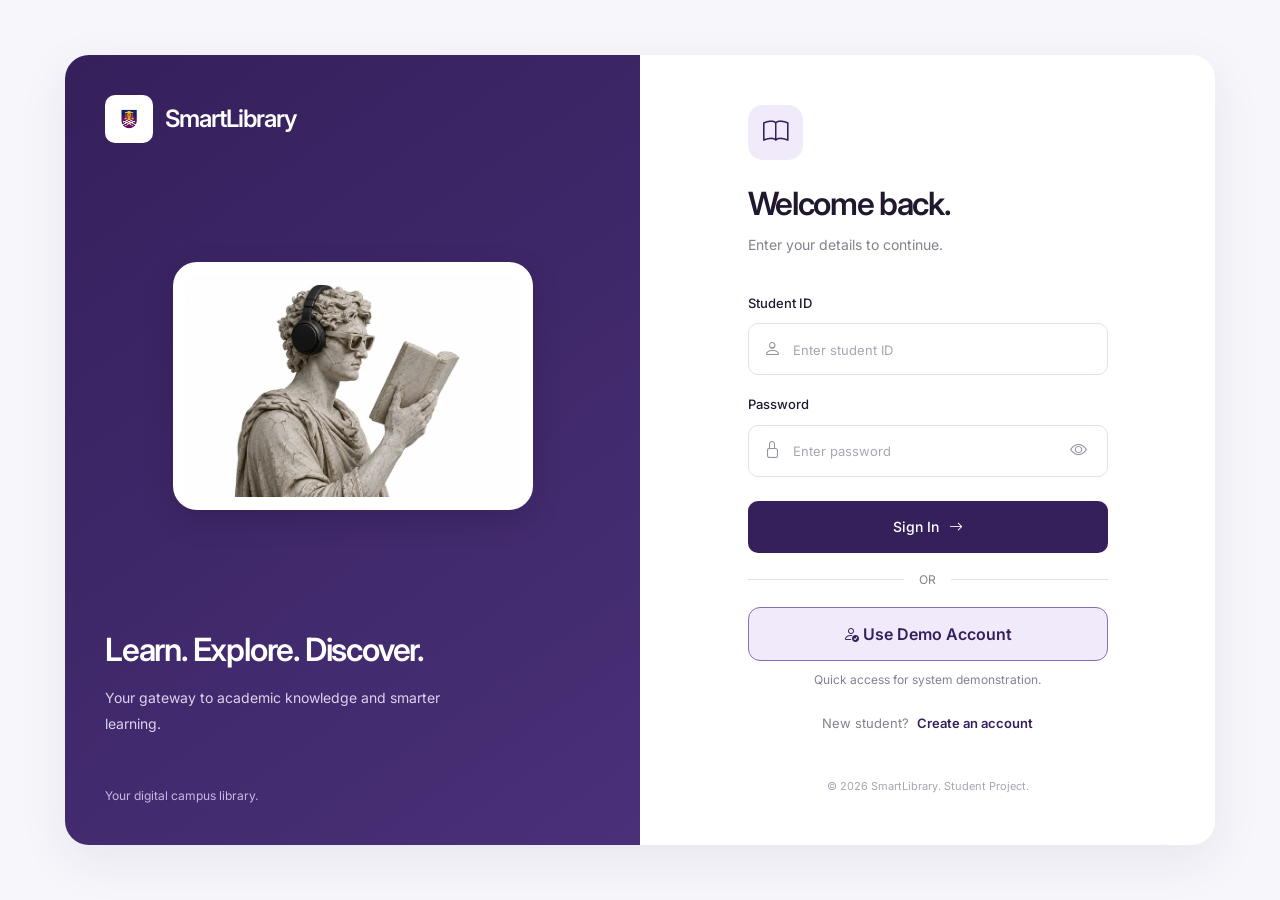
<file: index.html>
<!DOCTYPE html>
<html lang="en">

<head>

    <meta charset="UTF-8">

    <meta name="viewport"
          content="width=device-width, initial-scale=1.0">

    <title>Sign In | SmartLibrary</title>

    <!-- Bootstrap CSS -->
    <link href="https://cdn.jsdelivr.net/npm/bootstrap@5.3.3/dist/css/bootstrap.min.css"
          rel="stylesheet">

    <!-- Bootstrap Icons -->
    <link href="https://cdn.jsdelivr.net/npm/bootstrap-icons@1.11.3/font/bootstrap-icons.css"
          rel="stylesheet">

    <!-- Google Font: Inter -->
    <link href="https://fonts.googleapis.com/css2?family=Inter:wght@400;500;600;700&display=swap"
          rel="stylesheet">

    <!-- Custom CSS -->
    <link rel="stylesheet" href="css/style.css">

</head>

<body class="login-page">

    <main class="login-container">

        <!-- LEFT PANEL -->

        <section class="login-left">

            <!-- Website Branding -->

            <div class="login-brand">

                <img src="images/assets/uitm-logo.jpg"
                     alt="UiTM Logo"
                     class="university-logo">

                <span>SmartLibrary</span>

            </div>

            <!-- Student Illustration -->

            <div class="illustration-container">

                <img src="images/assets/student-illustration.jpg"
                     alt="Student reading a book"
                     class="student-illustration">

            </div>

            <!-- Welcome Message -->

            <div class="welcome-content">

                <h1>Learn. Explore. Discover.</h1>

                <p>
                    Your gateway to academic knowledge
                    and smarter learning.
                </p>

            </div>

            <div class="left-footer">

                Your digital campus library.

            </div>

        </section>


        <!-- RIGHT PANEL -->

        <section class="login-right">

            <div class="login-form-container">

                <!-- Library Icon -->

                <div class="login-icon">

                    <i class="bi bi-book"></i>

                </div>

                <!-- Login Heading -->

                <h2>Welcome back.</h2>

                <p class="login-description">
                    Enter your details to continue.
                </p>

                <!-- Error Message -->

                <div class="alert alert-danger d-none"
                     id="loginError"
                     role="alert">
                </div>


                <!-- LOGIN FORM -->

                <form id="loginForm">

                    <!-- Student ID -->

                    <div class="mb-3">

                        <label for="studentId"
                               class="form-label">

                            Student ID

                        </label>

                        <div class="custom-input">

                            <i class="bi bi-person"></i>

                            <input type="text"
                                   id="studentId"
                                   name="studentId"
                                   placeholder="Enter student ID"
                                   autocomplete="username"
                                   required>

                        </div>

                    </div>


                    <!-- Password -->

                    <div class="mb-4">

                        <label for="password"
                               class="form-label">

                            Password

                        </label>

                        <div class="custom-input">

                            <i class="bi bi-lock"></i>

                            <input type="password"
                                   id="password"
                                   name="password"
                                   placeholder="Enter password"
                                   autocomplete="current-password"
                                   required>

                            <button type="button"
                                    id="togglePassword"
                                    class="password-toggle"
                                    aria-label="Show or hide password">

                                <i class="bi bi-eye"></i>

                            </button>

                        </div>

                    </div>


                    <!-- Sign In Button -->

                    <button type="submit"
                            class="login-button">

                        Sign In

                        <i class="bi bi-arrow-right"></i>

                    </button>

                </form>

                <!-- DEMO ACCOUNT -->

<div class="demo-divider">
    <span>OR</span>
</div>

<button type="button" id="demoLoginBtn" class="demo-login-button">
    <i class="bi bi-person-check"></i>
    Use Demo Account
</button>

<p class="demo-description">
    Quick access for system demonstration.
</p>


                <!-- Registration Link -->

                <div class="register-link">

                    New student?

                    <a href="register.html">
                        Create an account
                    </a>

                </div>


                <!-- Footer -->

                <div class="login-footer">

                    &copy; 2026 SmartLibrary.
                    Student Project.

                </div>

            </div>

        </section>

    </main>


    <!-- Bootstrap JavaScript -->

    <script src="https://cdn.jsdelivr.net/npm/bootstrap@5.3.3/dist/js/bootstrap.bundle.min.js"></script>


    <!-- Custom JavaScript -->

    <script src="js/demo-data.js"></script>
<script src="js/script.js"></script>
</body>

</html>
</file>
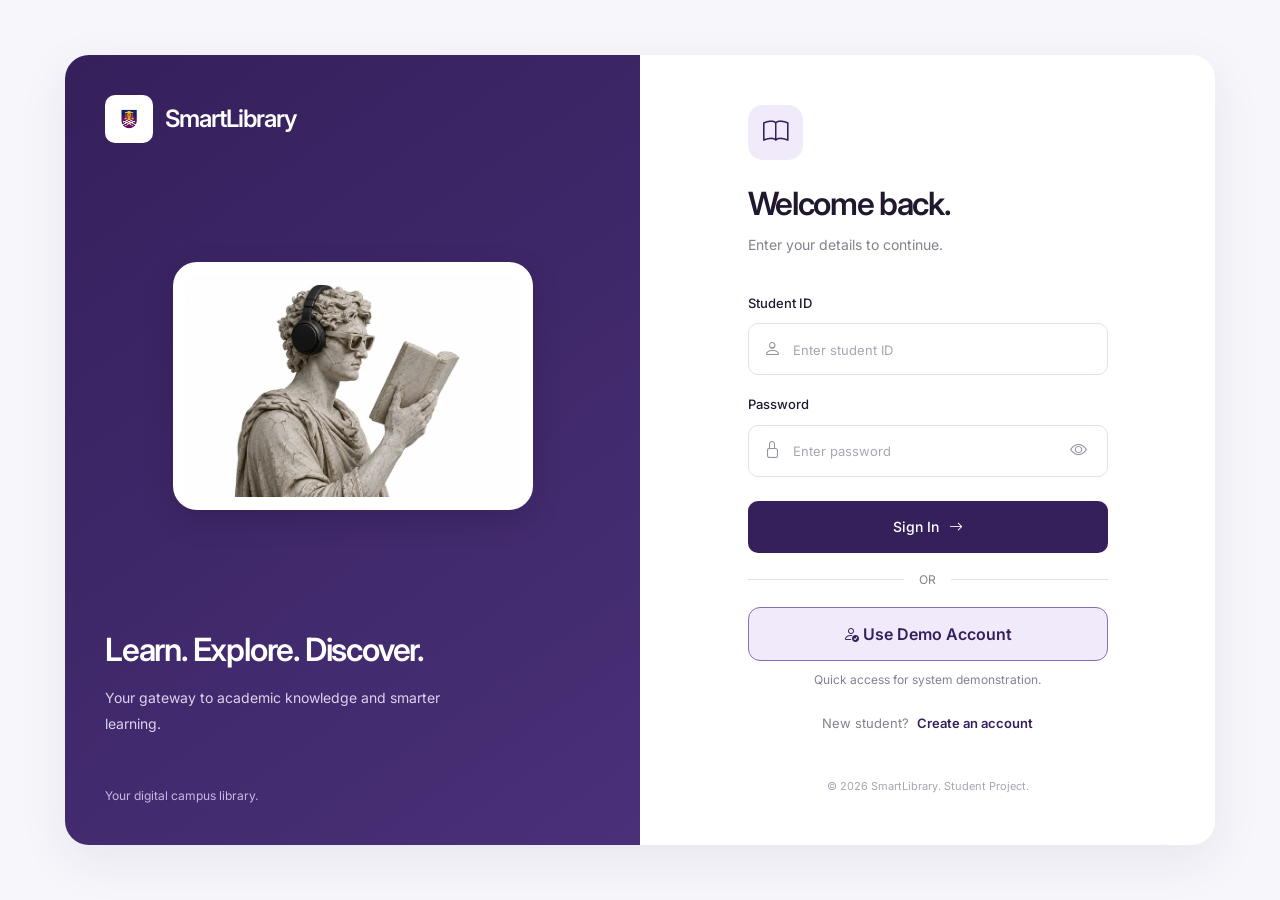
<file: books.html>
<!DOCTYPE html>
<html lang="en">

<head>
    <meta charset="UTF-8">
    <meta name="viewport" content="width=device-width, initial-scale=1.0">
    <title>Book Management | SmartLibrary</title>

    <link href="https://cdn.jsdelivr.net/npm/bootstrap@5.3.3/dist/css/bootstrap.min.css" rel="stylesheet">
    <link href="https://cdn.jsdelivr.net/npm/bootstrap-icons@1.11.3/font/bootstrap-icons.css" rel="stylesheet">
    <link href="https://fonts.googleapis.com/css2?family=Inter:wght@400;500;600;700&display=swap" rel="stylesheet">
    <link rel="stylesheet" href="css/style.css">
</head>

<body class="dashboard-page">

    <!-- SIDEBAR -->
    <aside class="sidebar">

        <div class="sidebar-brand">
            <img src="images/assets/uitm-logo.jpg" alt="UiTM Logo">
            <span>SmartLibrary</span>
        </div>

        <small class="menu-label">MAIN MENU</small>

        <nav class="sidebar-menu">

            <a href="dashboard.html">
                <i class="bi bi-grid"></i> Dashboard
            </a>

            <a href="books.html" class="active">
                <i class="bi bi-book"></i> Book Management
            </a>

            <a href="borrowing.html">
                <i class="bi bi-arrow-left-right"></i> Borrow & Return
            </a>

            <a href="history.html">
                <i class="bi bi-clock-history"></i> Transaction History
            </a>

            <a href="payment.html">
                <i class="bi bi-wallet2"></i> Fine & Payment
            </a>

            <a href="profile.html">
                <i class="bi bi-person"></i> My Profile
            </a>

        </nav>

        <button id="logoutBtn" class="logout-button">
            <i class="bi bi-box-arrow-left"></i> Logout
        </button>

    </aside>


    <!-- MAIN CONTENT -->
    <main class="main-content">

        <header class="d-flex justify-content-between align-items-center mb-4">

            <div>
                <h3 class="fw-semibold mb-1">Book Management</h3>
                <p class="text-muted small mb-0">
                    Explore and manage library books.
                </p>
            </div>

            <div class="d-flex align-items-center gap-2">
                <i class="bi bi-person-circle fs-3"></i>
                <span id="headerName">Student</span>
            </div>

        </header>


        <!-- CATALOGUE HEADER -->
        <section class="card content-card mb-4">

            <div class="d-flex justify-content-between align-items-center mb-3">

                <h5 class="fw-semibold mb-0">Book Catalogue</h5>

                <button class="btn btn-primary"
                    id="addBookBtn"
                    data-bs-toggle="modal"
                    data-bs-target="#bookModal">

                    <i class="bi bi-plus-lg"></i> Add Book

                </button>

            </div>


            <!-- SEARCH AND FILTER -->
            <div class="row g-3">

                <div class="col-md-8">

                    <div class="input-group">

                        <span class="input-group-text bg-white">
                            <i class="bi bi-search"></i>
                        </span>

                        <input type="search"
                            id="searchBook"
                            class="form-control"
                            aria-label="Search books"
                            placeholder="Search by title, author or ISBN...">

                    </div>

                </div>

                <div class="col-md-4">

                    <select id="categoryFilter" class="form-select" aria-label="Filter by category">

                        <option value="">All Categories</option>
                        <option value="Information Systems">Information Systems</option>
                        <option value="Database">Database</option>
                        <option value="Project Management">Project Management</option>
                        <option value="Research">Research</option>
                        <option value="Information Science">Information Science</option>
                        <option value="Data Analytics">Data Analytics</option>
                        <option value="Others">Others</option>

                    </select>

                </div>

            </div>

        </section>


        <!-- BOOK CARDS -->
        <div class="row g-4" id="bookList">

            <div class="col-12 text-center text-muted py-5">

                <i class="bi bi-book fs-1"></i>
                <p class="mt-3">No books available yet.</p>

            </div>

        </div>

        <footer class="text-center text-muted small mt-4">
            &copy; 2026 SmartLibrary. Student Project.
        </footer>

    </main>


    <!-- ADD / EDIT BOOK MODAL -->
    <div class="modal fade" id="bookModal" tabindex="-1" aria-labelledby="modalTitle" aria-hidden="true">

        <div class="modal-dialog modal-lg modal-dialog-centered modal-dialog-scrollable">

            <div class="modal-content">

                <div class="modal-header">

                    <h5 class="modal-title" id="modalTitle">
                        Add New Book
                    </h5>

                    <button type="button"
                        class="btn-close"
                        data-bs-dismiss="modal"
                        aria-label="Close">
                    </button>

                </div>

                <form id="bookForm">

                    <div class="modal-body">

                        <input type="hidden" id="bookId">

                        <div class="row g-3">

                            <div class="col-md-6">
                                <label for="bookTitle" class="form-label">Book Title</label>
                                <input type="text" id="bookTitle"
                                    class="form-control" required>
                            </div>

                            <div class="col-md-6">
                                <label for="bookAuthor" class="form-label">Author</label>
                                <input type="text" id="bookAuthor"
                                    class="form-control" required>
                            </div>

                            <div class="col-md-6">
                                <label for="bookISBN" class="form-label">ISBN</label>
                                <input type="text" id="bookISBN"
                                    class="form-control" required>
                            </div>

                            <div class="col-md-6">

                                <label for="bookCategory" class="form-label">Category</label>

                                <select id="bookCategory"
                                    class="form-select" required>

                                    <option value="">Select Category</option>
                                    <option value="Information Systems">Information Systems</option>
                                    <option value="Database">Database</option>
                                    <option value="Project Management">Project Management</option>
                                    <option value="Research">Research</option>
                                    <option value="Information Science">Information Science</option>
                                    <option value="Data Analytics">Data Analytics</option>
                                    <option value="Others">Others</option>

                                </select>

                            </div>

                            <div class="col-md-6">
                                <label for="bookLocation" class="form-label">Shelf Location</label>
                                <input type="text" id="bookLocation"
                                    class="form-control"
                                    placeholder="Example: A-01" required>
                            </div>

                            <div class="col-md-6">
                                <label for="bookQuantity" class="form-label">Quantity</label>
                                <input type="number" id="bookQuantity"
                                    class="form-control"
                                    min="1" value="1" required>
                            </div>

                            <div class="col-12">

                                <label for="bookCover" class="form-label">Book Cover</label>

                                <input type="file"
                                    id="bookCover"
                                    class="form-control"
                                    accept="image/png,image/jpeg,image/webp">

                                <div class="form-text">
                                    Upload a JPG, PNG or WEBP image.
                                </div>

                            </div>

                            <div class="col-12 text-center">

                                <img id="coverPreview"
                                    class="rounded d-none"
                                    alt="Book cover preview"
                                    width="120">

                            </div>

                        </div>

                    </div>

                    <div class="modal-footer">

                        <button type="button"
                            class="btn btn-light"
                            data-bs-dismiss="modal">
                            Cancel
                        </button>

                        <button type="submit" class="btn btn-primary">
                            <i class="bi bi-check-lg"></i> Save Book
                        </button>

                    </div>

                </form>

            </div>

        </div>

    </div>


    <script src="https://cdn.jsdelivr.net/npm/bootstrap@5.3.3/dist/js/bootstrap.bundle.min.js"></script>
    <script src="js/demo-data.js"></script>
<script src="js/script.js"></script>

</body>
</html>
</file>
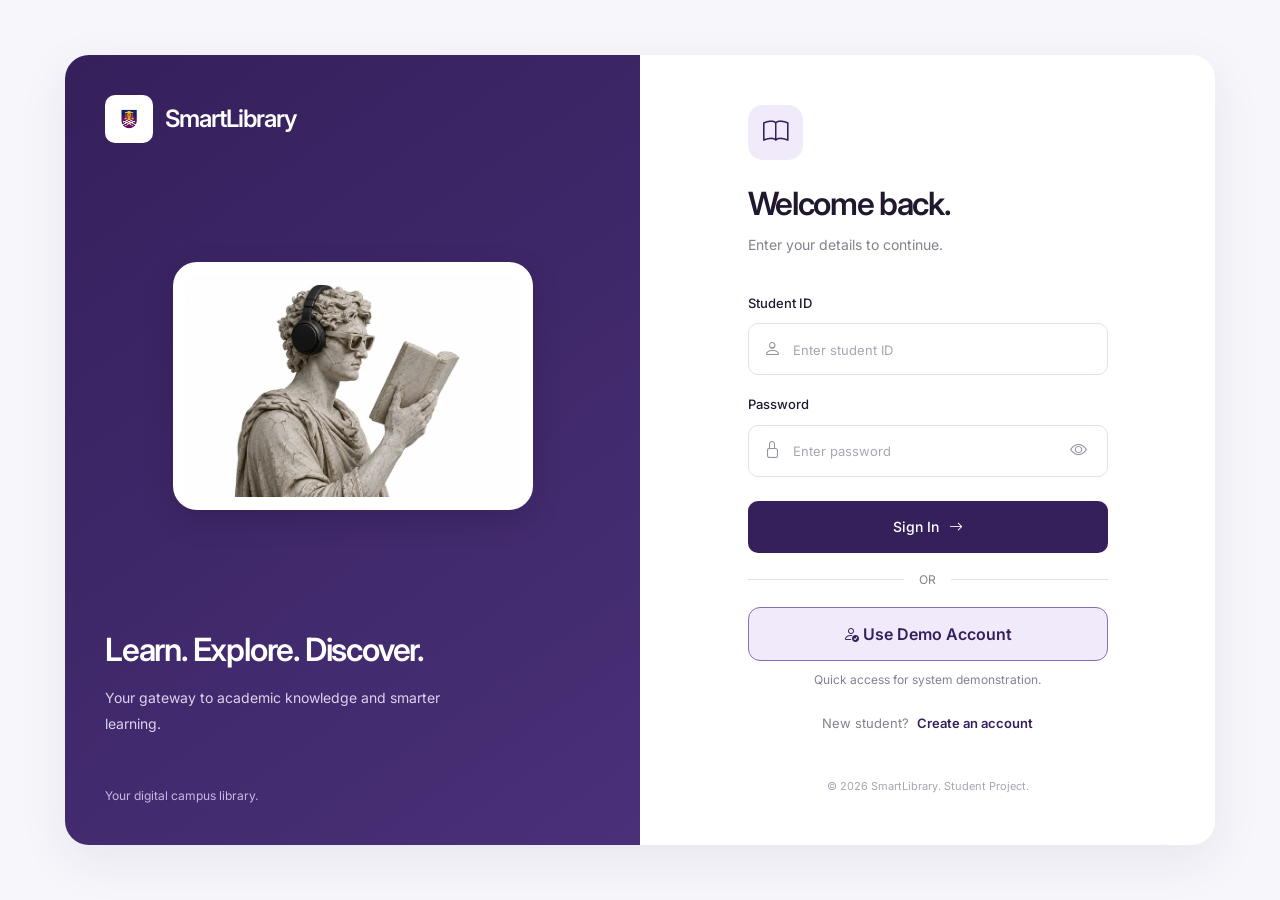
<file: borrowing.html>
<!DOCTYPE html>
<html lang="en">

<head>
    <meta charset="UTF-8">
    <meta name="viewport" content="width=device-width, initial-scale=1.0">
    <title>Borrow & Return | SmartLibrary</title>

    <link href="https://cdn.jsdelivr.net/npm/bootstrap@5.3.3/dist/css/bootstrap.min.css" rel="stylesheet">
    <link href="https://cdn.jsdelivr.net/npm/bootstrap-icons@1.11.3/font/bootstrap-icons.css" rel="stylesheet">
    <link href="https://fonts.googleapis.com/css2?family=Inter:wght@400;500;600;700&display=swap" rel="stylesheet">
    <link rel="stylesheet" href="css/style.css">
</head>

<body class="dashboard-page">

    <!-- SIDEBAR -->
    <aside class="sidebar">

        <div class="sidebar-brand">
            <img src="images/assets/uitm-logo.jpg" alt="UiTM Logo">
            <span>SmartLibrary</span>
        </div>

        <small class="menu-label">MAIN MENU</small>

        <nav class="sidebar-menu">

            <a href="dashboard.html">
                <i class="bi bi-grid"></i> Dashboard
            </a>

            <a href="books.html">
                <i class="bi bi-book"></i> Book Management
            </a>

            <a href="borrowing.html" class="active">
                <i class="bi bi-arrow-left-right"></i> Borrow & Return
            </a>

            <a href="history.html">
                <i class="bi bi-clock-history"></i> Transaction History
            </a>

            <a href="payment.html">
                <i class="bi bi-wallet2"></i> Fine & Payment
            </a>

            <a href="profile.html">
                <i class="bi bi-person"></i> My Profile
            </a>

        </nav>

        <button id="logoutBtn" class="logout-button">
            <i class="bi bi-box-arrow-left"></i> Logout
        </button>

    </aside>


    <!-- MAIN CONTENT -->
    <main class="main-content">

        <header class="d-flex justify-content-between align-items-center mb-4">

            <div>
                <h3 class="fw-semibold mb-1">Borrow & Return</h3>
                <p class="text-muted small mb-0">
                    Manage your library borrowing activities.
                </p>
            </div>

            <div class="d-flex align-items-center gap-2">
                <i class="bi bi-person-circle fs-3"></i>
                <span id="headerName">Student</span>
            </div>

        </header>


        <!-- BORROWING STATISTICS -->
        <div class="row g-3 mb-4">

            <div class="col-md-4">
                <div class="card stat-card">

                    <div class="d-flex justify-content-between">
                        <span class="text-muted small">Active Loans</span>
                        <i class="bi bi-book text-purple fs-5"></i>
                    </div>

                    <h2 id="activeLoans" class="mt-3 mb-0">0</h2>

                </div>
            </div>

            <div class="col-md-4">
                <div class="card stat-card">

                    <div class="d-flex justify-content-between">
                        <span class="text-muted small">Returned Books</span>
                        <i class="bi bi-check-circle text-success fs-5"></i>
                    </div>

                    <h2 id="returnedCount" class="mt-3 mb-0">0</h2>

                </div>
            </div>

            <div class="col-md-4">
                <div class="card stat-card">

                    <div class="d-flex justify-content-between">
                        <span class="text-muted small">Overdue Books</span>
                        <i class="bi bi-clock text-danger fs-5"></i>
                    </div>

                    <h2 id="overdueCount" class="mt-3 mb-0">0</h2>

                </div>
            </div>

        </div>


        <!-- BORROW BOOK FORM -->
        <section class="card content-card mb-4">

            <h5 class="fw-semibold mb-4">
                <i class="bi bi-book text-purple me-2"></i>
                Borrow a Book
            </h5>

            <form id="borrowForm">

                <div class="row g-3">

                    <div class="col-md-6">

                        <label for="borrowStudentName" class="form-label">
                            Student Name
                        </label>

                        <input type="text"
                            id="borrowStudentName"
                            class="form-control"
                            readonly>

                    </div>

                    <div class="col-md-6">

                        <label for="borrowStudentId" class="form-label">
                            Student ID
                        </label>

                        <input type="text"
                            id="borrowStudentId"
                            class="form-control"
                            readonly>

                    </div>

                    <div class="col-12">

                        <label for="borrowBook" class="form-label">
                            Select Book
                        </label>

                        <select id="borrowBook"
                            class="form-select" required>

                            <option value="">Choose a book...</option>

                        </select>

                    </div>


                    <!-- SELECTED BOOK PREVIEW -->
                    <div class="col-12 d-none" id="borrowBookPreview">

                        <div class="border rounded p-3 d-flex align-items-center gap-3">

                            <img id="borrowCover"
                                class="rounded"
                                alt="Selected book cover"
                                width="75">

                            <div>

                                <h6 id="selectedBookTitle"
                                    class="fw-semibold">
                                </h6>

                                <p id="selectedBookAuthor"
                                    class="text-muted small mb-1">
                                </p>

                                <span id="selectedBookStock"
                                    class="text-success small">
                                </span>

                            </div>

                        </div>

                    </div>


                    <div class="col-md-6">

                        <label for="borrowDate" class="form-label">
                            Borrow Date
                        </label>

                        <input type="date"
                            id="borrowDate"
                            class="form-control"
                            readonly required>

                    </div>

                    <div class="col-md-6">

                        <label for="dueDate" class="form-label">
                            Due Date
                        </label>

                        <input type="date"
                            id="dueDate"
                            class="form-control"
                            readonly required>

                    </div>

                    <div class="col-12">

                        <div class="alert alert-light border mb-0 small">

                            <i class="bi bi-info-circle text-purple me-2"></i>

                            Borrowing period: <strong>14 days</strong>.
                            Late return fine: <strong>RM 0.50 per day</strong>.

                        </div>

                    </div>

                    <div class="col-12">

                        <button type="submit" class="btn btn-primary">

                            <i class="bi bi-check-lg me-1"></i>
                            Confirm Borrowing

                        </button>

                    </div>

                </div>

            </form>

        </section>


        <!-- CURRENTLY BORROWED BOOKS -->
        <section class="card content-card">

            <h5 class="fw-semibold mb-4">

                <i class="bi bi-arrow-left-right text-purple me-2"></i>
                Currently Borrowed Books

            </h5>

            <div class="table-responsive">

                <table class="table align-middle">

                    <thead class="table-light">

                        <tr>
                            <th>Book</th>
                            <th>Borrow Date</th>
                            <th>Due Date</th>
                            <th>Status</th>
                            <th>Fine</th>
                            <th>Action</th>
                        </tr>

                    </thead>

                    <tbody id="borrowedBookList">

                        <tr>
                            <td colspan="6" class="text-center text-muted py-4">
                                No borrowed books yet.
                            </td>
                        </tr>

                    </tbody>

                </table>

            </div>

        </section>

        <footer class="text-center text-muted small mt-4">
            &copy; 2026 SmartLibrary. Student Project.
        </footer>

    </main>

    <script src="https://cdn.jsdelivr.net/npm/bootstrap@5.3.3/dist/js/bootstrap.bundle.min.js"></script>
    <script src="js/demo-data.js"></script>
<script src="js/script.js"></script>

</body>
</html>
</file>
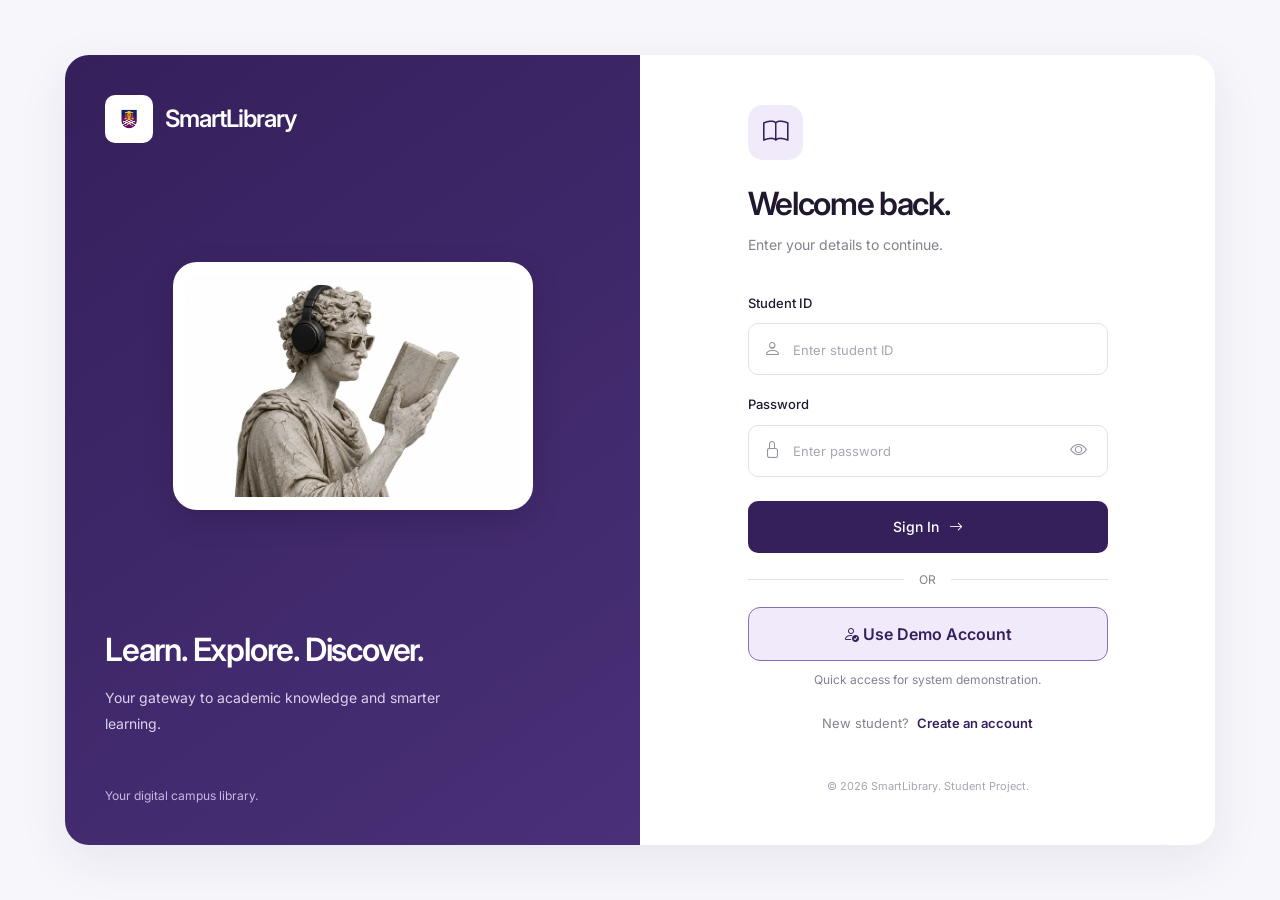
<file: history.html>
<!DOCTYPE html>
<html lang="en">

<head>

    <meta charset="UTF-8">
    <meta name="viewport" content="width=device-width, initial-scale=1.0">

    <title>Transaction History | SmartLibrary</title>

    <link href="https://cdn.jsdelivr.net/npm/bootstrap@5.3.3/dist/css/bootstrap.min.css" rel="stylesheet">
    <link href="https://cdn.jsdelivr.net/npm/bootstrap-icons@1.11.3/font/bootstrap-icons.css" rel="stylesheet">
    <link href="https://fonts.googleapis.com/css2?family=Inter:wght@400;500;600;700&display=swap" rel="stylesheet">

    <link rel="stylesheet" href="css/style.css">

</head>

<body class="dashboard-page">

    <!-- SIDEBAR -->
    <aside class="sidebar">

        <div class="sidebar-brand">
            <img src="images/assets/uitm-logo.jpg" alt="UiTM Logo">
            <span>SmartLibrary</span>
        </div>

        <small class="menu-label">MAIN MENU</small>

        <nav class="sidebar-menu">

            <a href="dashboard.html">
                <i class="bi bi-grid"></i> Dashboard
            </a>

            <a href="books.html">
                <i class="bi bi-book"></i> Book Management
            </a>

            <a href="borrowing.html">
                <i class="bi bi-arrow-left-right"></i> Borrow & Return
            </a>

            <a href="history.html" class="active">
                <i class="bi bi-clock-history"></i> Transaction History
            </a>

            <a href="payment.html">
                <i class="bi bi-wallet2"></i> Fine & Payment
            </a>

            <a href="profile.html">
                <i class="bi bi-person"></i> My Profile
            </a>

        </nav>

        <button id="logoutBtn" class="logout-button">
            <i class="bi bi-box-arrow-left"></i> Logout
        </button>

    </aside>


    <!-- MAIN CONTENT -->
    <main class="main-content">

        <header class="d-flex justify-content-between align-items-center mb-4">

            <div>

                <h3 class="fw-semibold mb-1">
                    Transaction History
                </h3>

                <p class="text-muted small mb-0">
                    Track your library borrowing records.
                </p>

            </div>

            <div class="d-flex align-items-center gap-2">

                <i class="bi bi-person-circle fs-3"></i>

                <span id="headerName">Student</span>

            </div>

        </header>


        <!-- TRANSACTION STATISTICS -->
        <div class="row g-3 mb-4">

            <div class="col-md-4">

                <div class="card stat-card">

                    <div class="d-flex justify-content-between">

                        <span class="text-muted small">
                            Total Transactions
                        </span>

                        <i class="bi bi-clock-history text-purple fs-5"></i>

                    </div>

                    <h2 id="historyTotal" class="mt-3 mb-0">0</h2>

                </div>

            </div>

            <div class="col-md-4">

                <div class="card stat-card">

                    <div class="d-flex justify-content-between">

                        <span class="text-muted small">
                            Returned Books
                        </span>

                        <i class="bi bi-check-circle text-success fs-5"></i>

                    </div>

                    <h2 id="historyReturned" class="mt-3 mb-0">0</h2>

                </div>

            </div>

            <div class="col-md-4">

                <div class="card stat-card">

                    <div class="d-flex justify-content-between">

                        <span class="text-muted small">
                            Active Loans
                        </span>

                        <i class="bi bi-book text-warning fs-5"></i>

                    </div>

                    <h2 id="historyActive" class="mt-3 mb-0">0</h2>

                </div>

            </div>

        </div>


        <!-- TRANSACTION HISTORY -->
        <section class="card content-card">

            <h5 class="fw-semibold mb-4">

                <i class="bi bi-clock-history text-purple me-2"></i>

                Borrowing History

            </h5>


            <!-- SEARCH AND FILTER -->
            <div class="row g-3 mb-4">

                <div class="col-md-8">

                    <div class="input-group">

                        <span class="input-group-text bg-white">
                            <i class="bi bi-search"></i>
                        </span>

                        <input type="search"
                            id="searchHistory"
                            class="form-control"
                            placeholder="Search book title or transaction ID...">

                    </div>

                </div>

                <div class="col-md-4">

                    <select id="historyFilter" class="form-select">

                        <option value="">All Status</option>

                        <option value="Borrowed">Borrowed</option>

                        <option value="Returned">Returned</option>

                        <option value="Overdue">Overdue</option>

                    </select>

                </div>

            </div>


            <!-- TRANSACTION TABLE -->
            <div class="table-responsive">

                <table class="table align-middle table-hover">

                    <thead class="table-light">

                        <tr>

                            <th>Transaction ID</th>
                            <th>Book Title</th>
                            <th>Borrow Date</th>
                            <th>Due Date</th>
                            <th>Return Date</th>
                            <th>Status</th>
                            <th>Fine (RM)</th>

                        </tr>

                    </thead>

                    <tbody id="historyList">

                        <tr>

                            <td colspan="7"
                                class="text-center text-muted py-5">

                                <i class="bi bi-clock-history fs-2"></i>

                                <p class="mt-2 mb-0">
                                    No transactions found.
                                </p>

                            </td>

                        </tr>

                    </tbody>

                </table>

            </div>

            <p id="historyRecordCount"
                class="text-muted small mb-0 mt-3">

                Showing 0 transactions

            </p>

        </section>


        <footer class="text-center text-muted small mt-4">

            &copy; 2026 SmartLibrary. Student Project.

        </footer>

    </main>

    <script src="https://cdn.jsdelivr.net/npm/bootstrap@5.3.3/dist/js/bootstrap.bundle.min.js"></script>

    <script src="js/demo-data.js"></script>
<script src="js/script.js"></script>

</body>

</html>
</file>
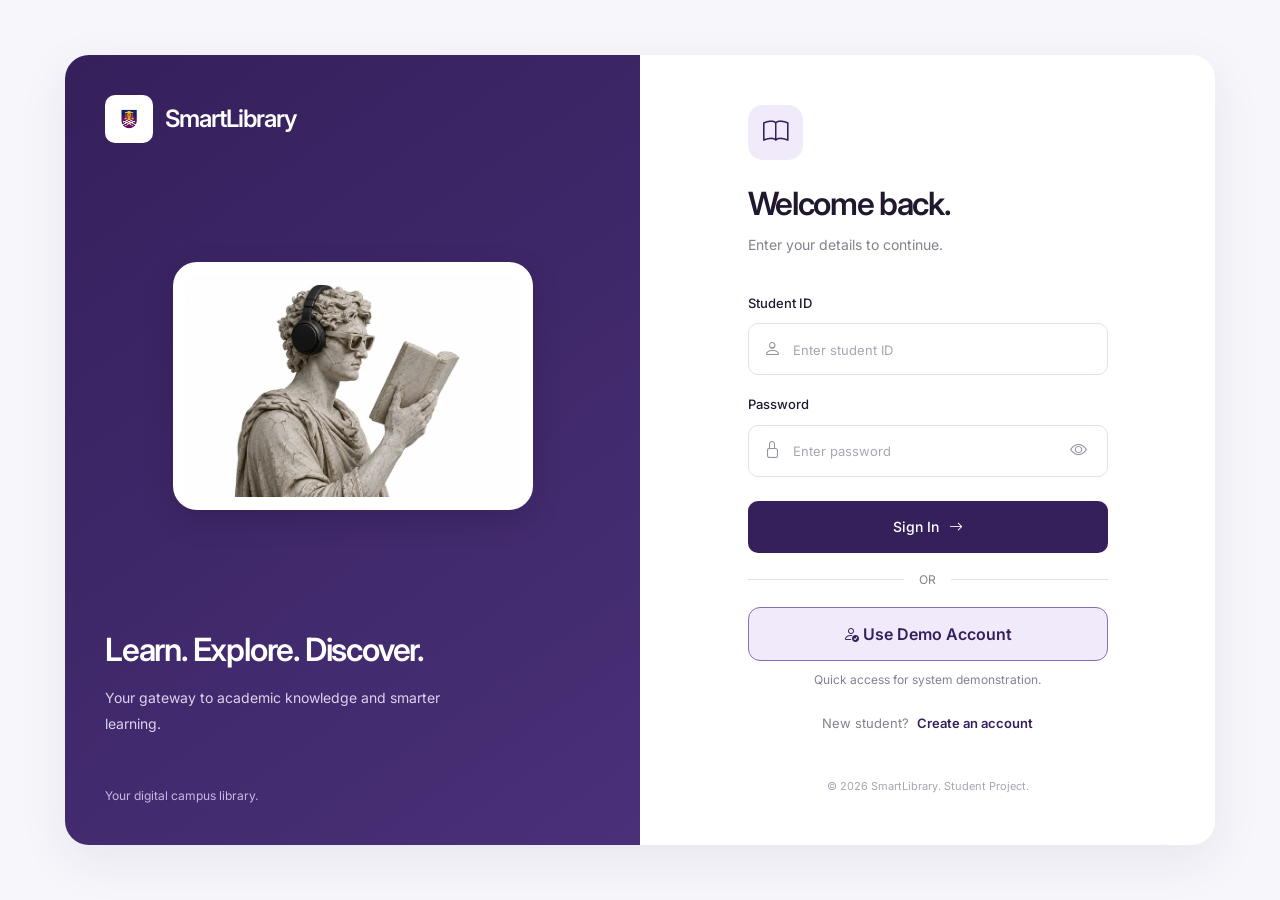
<file: payment.html>
<!DOCTYPE html>
<html lang="en">

<head>
    <meta charset="UTF-8">
    <meta name="viewport" content="width=device-width, initial-scale=1.0">

    <title>Fine & Payment | SmartLibrary</title>

    <link href="https://cdn.jsdelivr.net/npm/bootstrap@5.3.3/dist/css/bootstrap.min.css" rel="stylesheet">
    <link href="https://cdn.jsdelivr.net/npm/bootstrap-icons@1.11.3/font/bootstrap-icons.css" rel="stylesheet">
    <link href="https://fonts.googleapis.com/css2?family=Inter:wght@400;500;600;700&display=swap" rel="stylesheet">

    <link rel="stylesheet" href="css/style.css">
</head>

<body class="dashboard-page">

    <!-- SIDEBAR -->
    <aside class="sidebar">

        <div class="sidebar-brand">
            <img src="images/assets/uitm-logo.jpg" alt="UiTM Logo">
            <span>SmartLibrary</span>
        </div>

        <small class="menu-label">MAIN MENU</small>

        <nav class="sidebar-menu">

            <a href="dashboard.html">
                <i class="bi bi-grid"></i> Dashboard
            </a>

            <a href="books.html">
                <i class="bi bi-book"></i> Book Management
            </a>

            <a href="borrowing.html">
                <i class="bi bi-arrow-left-right"></i> Borrow & Return
            </a>

            <a href="history.html">
                <i class="bi bi-clock-history"></i> Transaction History
            </a>

            <a href="payment.html" class="active">
                <i class="bi bi-wallet2"></i> Fine & Payment
            </a>

            <a href="profile.html">
                <i class="bi bi-person"></i> My Profile
            </a>

        </nav>

        <button id="logoutBtn" class="logout-button">
            <i class="bi bi-box-arrow-left"></i> Logout
        </button>

    </aside>


    <!-- MAIN CONTENT -->
    <main class="main-content">

        <header class="d-flex justify-content-between align-items-center mb-4">

            <div>
                <h3 class="fw-semibold mb-1">Fine & Payment</h3>
                <p class="text-muted small mb-0">
                    Manage your library fines and payments.
                </p>
            </div>

            <div class="d-flex align-items-center gap-2">
                <i class="bi bi-person-circle fs-3"></i>
                <span id="headerName">Student</span>
            </div>

        </header>


        <!-- PAYMENT STATISTICS -->
        <div class="row g-3 mb-4">

            <div class="col-md-4">

                <div class="card stat-card">

                    <div class="d-flex justify-content-between">

                        <span class="text-muted small">Total Fines</span>

                        <i class="bi bi-wallet2 text-purple fs-5"></i>

                    </div>

                    <h2 id="paymentTotalFines" class="mt-3 mb-0">
                        RM 0.00
                    </h2>

                </div>

            </div>

            <div class="col-md-4">

                <div class="card stat-card">

                    <div class="d-flex justify-content-between">

                        <span class="text-muted small">Total Paid</span>

                        <i class="bi bi-check-circle text-success fs-5"></i>

                    </div>

                    <h2 id="paymentTotalPaid" class="mt-3 mb-0 text-success">
                        RM 0.00
                    </h2>

                </div>

            </div>

            <div class="col-md-4">

                <div class="card stat-card">

                    <div class="d-flex justify-content-between">

                        <span class="text-muted small">Outstanding Fines</span>

                        <i class="bi bi-exclamation-circle text-danger fs-5"></i>

                    </div>

                    <h2 id="paymentOutstanding" class="mt-3 mb-0 text-danger">
                        RM 0.00
                    </h2>

                </div>

            </div>

        </div>


        <!-- PAYMENT INFORMATION -->
        <div class="alert alert-light border small mb-4">

            <i class="bi bi-info-circle text-purple me-2"></i>

            Late return fines are calculated at RM 0.50 per day.
            Please return overdue books before making payment.
            All payments are simulations for academic purposes.

        </div>


        <!-- OUTSTANDING FINES -->
        <section class="card content-card mb-4">

            <h5 class="fw-semibold mb-4">

                <i class="bi bi-wallet2 text-purple me-2"></i>
                Outstanding Fines

            </h5>

            <div class="table-responsive">

                <table class="table align-middle">

                    <thead class="table-light">

                        <tr>

                            <th>Book Title</th>
                            <th>Due Date</th>
                            <th>Days Late</th>
                            <th>Fine Amount</th>
                            <th>Status</th>
                            <th>Action</th>

                        </tr>

                    </thead>

                    <tbody id="fineList">

                        <tr>

                            <td colspan="6"
                                class="text-center text-muted py-5">

                                <i class="bi bi-check-circle fs-2 text-success"></i>

                                <p class="mt-2 mb-0">
                                    No outstanding fines.
                                </p>

                            </td>

                        </tr>

                    </tbody>

                </table>

            </div>

        </section>


        <!-- PAYMENT HISTORY -->
        <section class="card content-card">

            <h5 class="fw-semibold mb-4">

                <i class="bi bi-receipt text-purple me-2"></i>
                Payment History

            </h5>

            <div class="table-responsive">

                <table class="table align-middle table-hover">

                    <thead class="table-light">

                        <tr>

                            <th>Payment ID</th>
                            <th>Book Title</th>
                            <th>Payment Date</th>
                            <th>Payment Method</th>
                            <th>Amount</th>
                            <th>Status</th>

                        </tr>

                    </thead>

                    <tbody id="paymentHistoryList">

                        <tr>

                            <td colspan="6"
                                class="text-center text-muted py-5">

                                <i class="bi bi-receipt fs-2"></i>

                                <p class="mt-2 mb-0">
                                    No payment records yet.
                                </p>

                            </td>

                        </tr>

                    </tbody>

                </table>

            </div>

        </section>


        <footer class="text-center text-muted small mt-4">

            &copy; 2026 SmartLibrary. Student Project.

        </footer>

    </main>


    <!-- PAYMENT MODAL -->
    <div class="modal fade" id="paymentModal"
        tabindex="-1"
        aria-labelledby="paymentModalTitle"
        aria-hidden="true">

        <div class="modal-dialog modal-dialog-centered">

            <div class="modal-content border-0 rounded-4">

                <div class="modal-header">

                    <h5 class="modal-title fw-semibold" id="paymentModalTitle">

                        <i class="bi bi-wallet2 text-purple me-2"></i>
                        Make Payment

                    </h5>

                    <button type="button" class="btn-close"
                        data-bs-dismiss="modal"
                        aria-label="Close">
                    </button>

                </div>

                <form id="paymentForm">

                    <div class="modal-body p-4">

                        <input type="hidden" id="paymentTransactionId">

                        <div class="mb-3">

                            <label for="paymentBookTitle" class="form-label">
                                Book Title
                            </label>

                            <input type="text"
                                id="paymentBookTitle"
                                class="form-control"
                                readonly>

                        </div>

                        <div class="text-center border rounded p-4 mb-4">

                            <p class="text-muted small mb-2">
                                Total Amount to Pay
                            </p>

                            <h2 id="paymentAmount"
                                class="text-purple fw-semibold mb-0">

                                RM 0.00

                            </h2>

                        </div>

                        <label class="form-label fw-medium">
                            Select Payment Method
                        </label>

                        <div class="border rounded p-3 mb-2">

                            <div class="form-check">

                                <input class="form-check-input"
                                    type="radio"
                                    name="paymentMethod"
                                    id="cashPayment"
                                    value="Cash"
                                    required>

                                <label class="form-check-label"
                                    for="cashPayment">

                                    <i class="bi bi-cash me-2"></i>
                                    Cash

                                </label>

                            </div>

                        </div>

                        <div class="border rounded p-3 mb-2">

                            <div class="form-check">

                                <input class="form-check-input"
                                    type="radio"
                                    name="paymentMethod"
                                    id="bankPayment"
                                    value="Online Banking">

                                <label class="form-check-label"
                                    for="bankPayment">

                                    <i class="bi bi-bank me-2"></i>
                                    Online Banking

                                </label>

                            </div>

                        </div>

                        <div class="border rounded p-3 mb-3">

                            <div class="form-check">

                                <input class="form-check-input"
                                    type="radio"
                                    name="paymentMethod"
                                    id="qrPayment"
                                    value="QR Payment">

                                <label class="form-check-label"
                                    for="qrPayment">

                                    <i class="bi bi-qr-code me-2"></i>
                                    QR Payment

                                </label>

                            </div>

                        </div>

                        <div class="alert alert-light border small mb-0">

                            <i class="bi bi-shield-check me-1"></i>

                            This is a simulated payment.
                            No actual money will be charged.

                        </div>

                    </div>

                    <div class="modal-footer">

                        <button type="button"
                            class="btn btn-light"
                            data-bs-dismiss="modal">

                            Cancel

                        </button>

                        <button type="submit" class="btn btn-primary">

                            <i class="bi bi-check-lg me-1"></i>
                            Confirm Payment

                        </button>

                    </div>

                </form>

            </div>

        </div>

    </div>


    <script src="https://cdn.jsdelivr.net/npm/bootstrap@5.3.3/dist/js/bootstrap.bundle.min.js"></script>

    <script src="js/demo-data.js"></script>
<script src="js/script.js"></script>

</body>
</html>
</file>
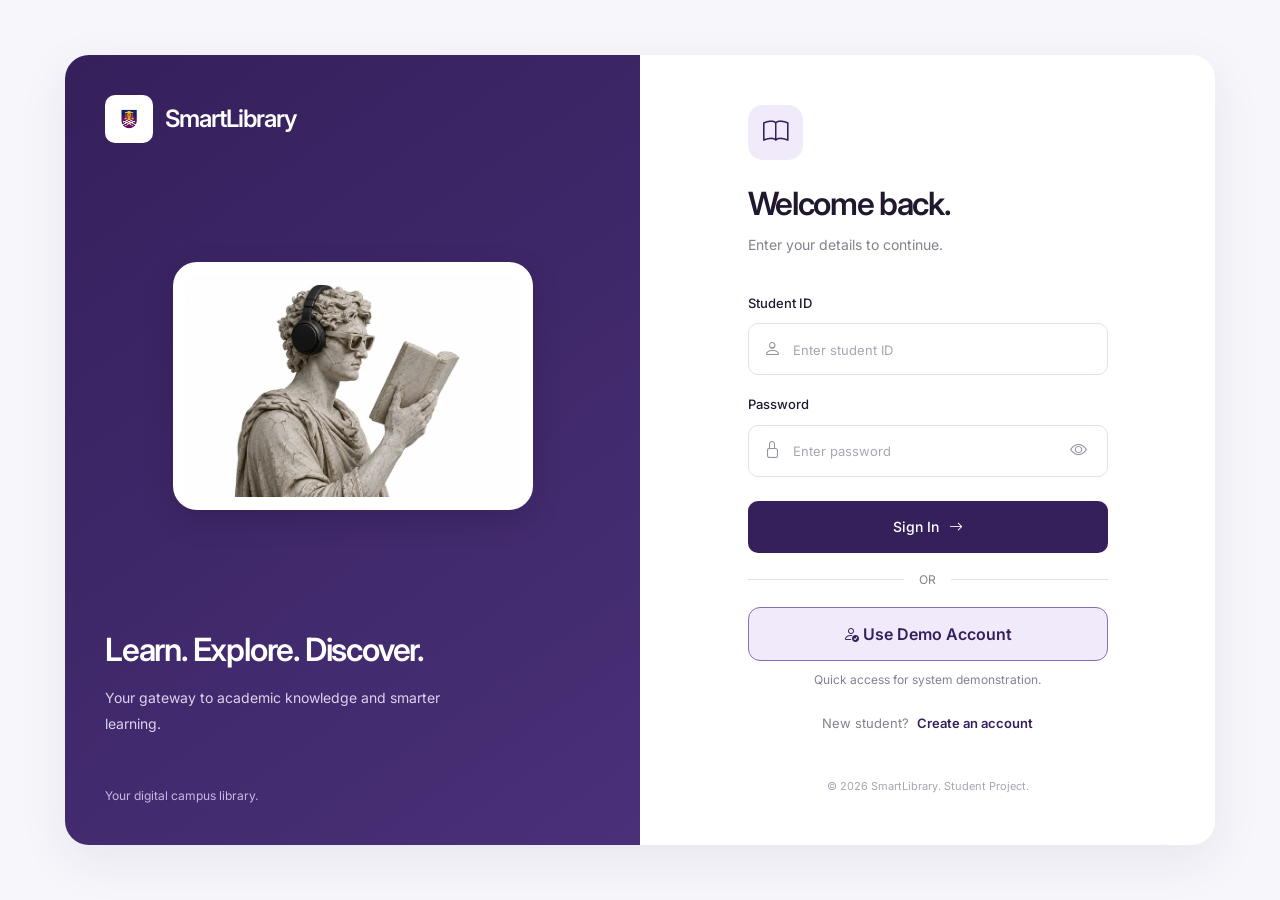
<file: profile.html>
<!DOCTYPE html>
<html lang="en">

<head>

    <meta charset="UTF-8">
    <meta name="viewport" content="width=device-width, initial-scale=1.0">

    <title>My Profile | SmartLibrary</title>

    <link href="https://cdn.jsdelivr.net/npm/bootstrap@5.3.3/dist/css/bootstrap.min.css" rel="stylesheet">
    <link href="https://cdn.jsdelivr.net/npm/bootstrap-icons@1.11.3/font/bootstrap-icons.css" rel="stylesheet">
    <link href="https://fonts.googleapis.com/css2?family=Inter:wght@400;500;600;700&display=swap" rel="stylesheet">

    <link rel="stylesheet" href="css/style.css">

</head>

<body class="dashboard-page">

    <!-- SIDEBAR -->
    <aside class="sidebar">

        <div class="sidebar-brand">

            <img src="images/assets/uitm-logo.jpg" alt="UiTM Logo">
            <span>SmartLibrary</span>

        </div>

        <small class="menu-label">MAIN MENU</small>

        <nav class="sidebar-menu">

            <a href="dashboard.html">
                <i class="bi bi-grid"></i> Dashboard
            </a>

            <a href="books.html">
                <i class="bi bi-book"></i> Book Management
            </a>

            <a href="borrowing.html">
                <i class="bi bi-arrow-left-right"></i> Borrow & Return
            </a>

            <a href="history.html">
                <i class="bi bi-clock-history"></i> Transaction History
            </a>

            <a href="payment.html">
                <i class="bi bi-wallet2"></i> Fine & Payment
            </a>

            <a href="profile.html" class="active">
                <i class="bi bi-person"></i> My Profile
            </a>

        </nav>

        <button id="logoutBtn" class="logout-button">
            <i class="bi bi-box-arrow-left"></i> Logout
        </button>

    </aside>


    <!-- MAIN CONTENT -->
    <main class="main-content">

        <header class="d-flex justify-content-between align-items-center mb-4">

            <div>

                <h3 class="fw-semibold mb-1">My Profile</h3>

                <p class="text-muted small mb-0">
                    Manage your personal information and account settings.
                </p>

            </div>

            <div class="d-flex align-items-center gap-2">

                <i class="bi bi-person-circle fs-3"></i>
                <span id="headerName">Student</span>

            </div>

        </header>


        <!-- PROFILE BANNER -->
        <div class="welcome-banner mb-4">

            <div class="d-flex align-items-center gap-4">

                <div class="profile-avatar" id="profileAvatar">
                    S
                </div>

                <div>

                    <h3 id="profileDisplayName" class="mb-1">
                        Student
                    </h3>

                    <p id="profileDisplayId" class="mb-2">
                        Student ID
                    </p>

                    <span class="badge bg-white text-purple">
                        Student Account
                    </span>

                </div>

            </div>

        </div>


        <!-- PERSONAL STATISTICS -->
        <div class="row g-3 mb-4">

            <div class="col-md-4">

                <div class="card stat-card">

                    <div class="d-flex justify-content-between">

                        <span class="text-muted small">
                            Total Borrowed
                        </span>

                        <i class="bi bi-book text-purple fs-5"></i>

                    </div>

                    <h2 id="profileBorrowed" class="mt-3 mb-0">
                        0
                    </h2>

                </div>

            </div>

            <div class="col-md-4">

                <div class="card stat-card">

                    <div class="d-flex justify-content-between">

                        <span class="text-muted small">
                            Returned Books
                        </span>

                        <i class="bi bi-check-circle text-success fs-5"></i>

                    </div>

                    <h2 id="profileReturned" class="mt-3 mb-0">
                        0
                    </h2>

                </div>

            </div>

            <div class="col-md-4">

                <div class="card stat-card">

                    <div class="d-flex justify-content-between">

                        <span class="text-muted small">
                            Outstanding Fines
                        </span>

                        <i class="bi bi-wallet2 text-danger fs-5"></i>

                    </div>

                    <h2 id="profileFines" class="mt-3 mb-0">
                        RM 0.00
                    </h2>

                </div>

            </div>

        </div>


        <!-- PERSONAL INFORMATION -->
        <section class="card content-card mb-4">

            <h5 class="fw-semibold mb-4">

                <i class="bi bi-person text-purple me-2"></i>
                Personal Information

            </h5>

            <div id="profileSuccess"
                class="alert alert-success d-none">
            </div>

            <div id="profileError"
                class="alert alert-danger d-none">
            </div>

            <form id="profileForm">

                <div class="row g-3">

                    <div class="col-md-6">

                        <label for="profileName" class="form-label">
                            Full Name
                        </label>

                        <input type="text"
                            id="profileName"
                            class="form-control"
                            required>

                    </div>

                    <div class="col-md-6">

                        <label for="profileStudentId" class="form-label">
                            Student ID
                        </label>

                        <input type="text"
                            id="profileStudentId"
                            class="form-control bg-light"
                            readonly>

                        <small class="text-muted">
                            Student ID cannot be changed.
                        </small>

                    </div>

                    <div class="col-md-6">

                        <label for="profileEmail" class="form-label">
                            Email Address
                        </label>

                        <input type="email"
                            id="profileEmail"
                            class="form-control"
                            required>

                    </div>

                    <div class="col-md-6">

                        <label for="profileFaculty" class="form-label">
                            Faculty
                        </label>

                        <input type="text"
                            id="profileFaculty"
                            class="form-control"
                            required>

                    </div>

                    <div class="col-12">

                        <label for="profileProgramme" class="form-label">
                            Programme
                        </label>

                        <input type="text"
                            id="profileProgramme"
                            class="form-control"
                            required>

                    </div>

                    <div class="col-12 text-end mt-4">

                        <button type="submit" class="btn btn-primary">

                            <i class="bi bi-check-lg me-1"></i>
                            Save Changes

                        </button>

                    </div>

                </div>

            </form>

        </section>


        <!-- CHANGE PASSWORD -->
        <section class="card content-card">

            <h5 class="fw-semibold mb-4">

                <i class="bi bi-lock text-purple me-2"></i>
                Change Password

            </h5>

            <div id="passwordSuccess"
                class="alert alert-success d-none">
            </div>

            <div id="passwordError"
                class="alert alert-danger d-none">
            </div>

            <form id="changePasswordForm">

                <div class="row g-3">

                    <div class="col-12">

                        <label for="currentPassword" class="form-label">
                            Current Password
                        </label>

                        <input type="password"
                            id="currentPassword"
                            class="form-control"
                            autocomplete="current-password"
                            required>

                    </div>

                    <div class="col-md-6">

                        <label for="newPassword" class="form-label">
                            New Password
                        </label>

                        <input type="password"
                            id="newPassword"
                            class="form-control"
                            autocomplete="new-password"
                            minlength="6"
                            required>

                        <small class="text-muted">
                            Minimum 6 characters.
                        </small>

                    </div>

                    <div class="col-md-6">

                        <label for="confirmNewPassword" class="form-label">
                            Confirm New Password
                        </label>

                        <input type="password"
                            id="confirmNewPassword"
                            class="form-control"
                            autocomplete="new-password"
                            minlength="6"
                            required>

                    </div>

                    <div class="col-12 text-end mt-4">

                        <button type="submit" class="btn btn-primary">

                            <i class="bi bi-shield-lock me-1"></i>
                            Update Password

                        </button>

                    </div>

                </div>

            </form>

        </section>


        <footer class="text-center text-muted small mt-4">

            &copy; 2026 SmartLibrary. Student Project.

        </footer>

    </main>

    <script src="https://cdn.jsdelivr.net/npm/bootstrap@5.3.3/dist/js/bootstrap.bundle.min.js"></script>

    <script src="js/demo-data.js"></script>
<script src="js/script.js"></script>

</body>

</html>
</file>
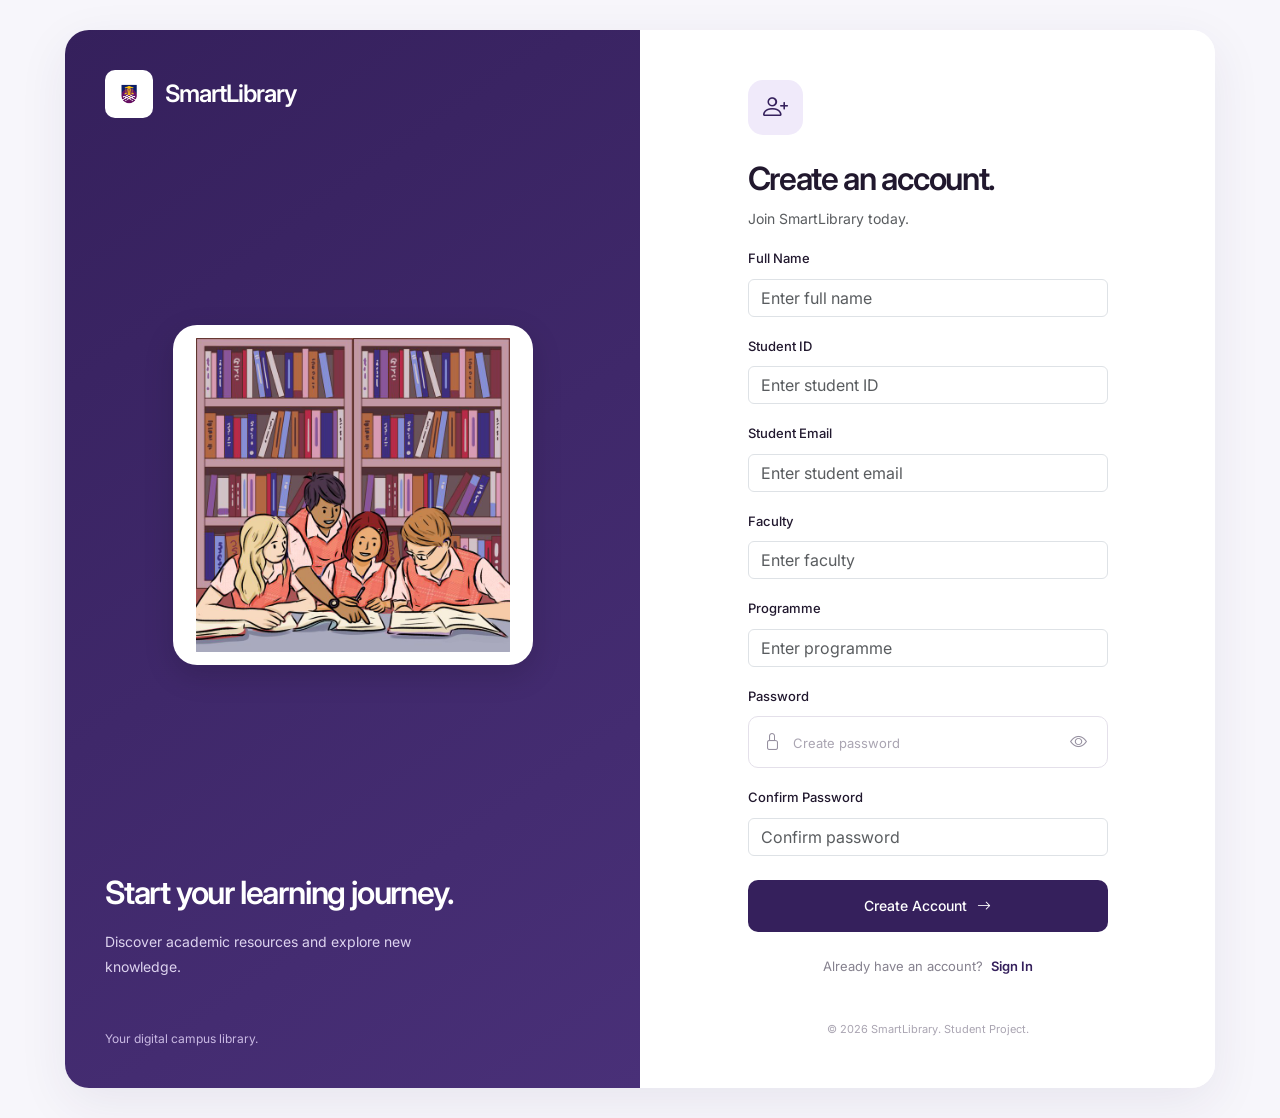
<file: register.html>
<!DOCTYPE html>
<html lang="en">

<head>
    <meta charset="UTF-8">
    <meta name="viewport" content="width=device-width, initial-scale=1.0">
    <title>Register | SmartLibrary</title>

    <link href="https://cdn.jsdelivr.net/npm/bootstrap@5.3.3/dist/css/bootstrap.min.css" rel="stylesheet">
    <link href="https://cdn.jsdelivr.net/npm/bootstrap-icons@1.11.3/font/bootstrap-icons.css" rel="stylesheet">
    <link href="https://fonts.googleapis.com/css2?family=Inter:wght@400;500;600;700&display=swap" rel="stylesheet">
    <link rel="stylesheet" href="css/style.css">
</head>

<body class="login-page">

    <main class="login-container">

        <!-- Left Panel -->
        <section class="login-left">

            <div class="login-brand">
                <img src="images/assets/uitm-logo.jpg" alt="UiTM Logo" class="university-logo">
                <span>SmartLibrary</span>
            </div>

            <div class="illustration-container">
                <img src="images/assets/b3.jpg" alt="Student reading" class="student-illustration">
            </div>

            <div class="welcome-content">
                <h1>Start your learning journey.</h1>
                <p>Discover academic resources and explore new knowledge.</p>
            </div>

            <div class="left-footer">
                Your digital campus library.
            </div>

        </section>

        <!-- Right Panel -->
        <section class="login-right">

            <div class="login-form-container">

                <div class="login-icon">
                    <i class="bi bi-person-plus"></i>
                </div>

                <h2>Create an account.</h2>
                <p class="text-muted small">Join SmartLibrary today.</p>

                <div id="registerError" class="alert alert-danger d-none" role="alert"></div>
                <div id="registerSuccess" class="alert alert-success d-none" role="status"></div>

                <form id="registerForm">

                    <div class="mb-3">
                        <label for="fullName" class="form-label">Full Name</label>
                        <input type="text" id="fullName" class="form-control" placeholder="Enter full name" required>
                    </div>

                    <div class="mb-3">
                        <label for="studentId" class="form-label">Student ID</label>
                        <input type="text" id="studentId" class="form-control" placeholder="Enter student ID" required>
                    </div>

                    <div class="mb-3">
                        <label for="email" class="form-label">Student Email</label>
                        <input type="email" id="email" class="form-control" placeholder="Enter student email" required>
                    </div>

                    <div class="mb-3">
                        <label for="faculty" class="form-label">Faculty</label>
                        <input type="text" id="faculty" class="form-control" placeholder="Enter faculty" required>
                    </div>

                    <div class="mb-3">
                        <label for="programme" class="form-label">Programme</label>
                        <input type="text" id="programme" class="form-control" placeholder="Enter programme" required>
                    </div>

                    <div class="mb-3">
                        <label for="password" class="form-label">Password</label>

                        <div class="custom-input">
                            <i class="bi bi-lock"></i>
                            <input type="password" id="password" placeholder="Create password" minlength="6" autocomplete="new-password" required>

                            <button type="button" id="togglePassword" class="password-toggle" aria-label="Show or hide password">
                                <i class="bi bi-eye"></i>
                            </button>
                        </div>
                    </div>

                    <div class="mb-4">
                        <label for="confirmPassword" class="form-label">Confirm Password</label>
                        <input type="password" id="confirmPassword" class="form-control" placeholder="Confirm password" autocomplete="new-password" required>
                    </div>

                    <button type="submit" class="login-button">
                        Create Account
                        <i class="bi bi-arrow-right"></i>
                    </button>

                </form>

                <div class="register-link">
                    Already have an account?
                    <a href="index.html">Sign In</a>
                </div>

                <div class="login-footer">
                    &copy; 2026 SmartLibrary. Student Project.
                </div>

            </div>

        </section>

    </main>

    <script src="js/demo-data.js"></script>
<script src="js/script.js"></script>

</body>
</html>
</file>
<file: css/style.css>
/* ========================================
   SMARTLIBRARY - GLOBAL STYLE
======================================== */

:root {
    --primary: #35205c;
    --primary-hover: #493078;
    --secondary: #8b6db7;
    --lavender: #f0eafa;
    --background: #f7f6fb;
    --white: #ffffff;
    --text-dark: #21182e;
    --text-muted: #85818e;
    --border: #e4e0ea;
}

* {
    margin: 0;
    padding: 0;
    box-sizing: border-box;
}

body {
    font-family: 'Inter', sans-serif;
    background-color: var(--background);
    color: var(--text-dark);
}

a {
    text-decoration: none;
}


/* ========================================
   LOGIN PAGE
======================================== */

.login-page {
    min-height: 100vh;
    display: flex;
    align-items: center;
    justify-content: center;
    padding: 30px;
}

.login-container {
    display: flex;
    width: 100%;
    max-width: 1150px;
    min-height: 680px;
    background-color: var(--white);
    border-radius: 24px;
    overflow: hidden;
    box-shadow: 0 15px 50px rgba(53, 32, 92, 0.08);
}


/* ========================================
   LEFT PANEL
======================================== */

.login-left {
    width: 50%;
    background: linear-gradient(
        145deg,
        #35205c,
        #493078
    );
    color: var(--white);
    padding: 40px;
    display: flex;
    flex-direction: column;
    position: relative;
    overflow: hidden;
}


/* Website Branding */

.login-brand {
    display: flex;
    align-items: center;
    gap: 12px;
}

.university-logo {
    width: 48px;
    height: 48px;
    object-fit: contain;
}

.login-brand span {
    font-size: 24px;
    font-weight: 600;
    letter-spacing: -1px;
}


/* Student Illustration */

.illustration-container {
    flex: 1;
    display: flex;
    align-items: center;
    justify-content: center;
    padding: 25px 0;
}

.student-illustration {
    width: 100%;
    max-width: 360px;
    max-height: 340px;
    object-fit: contain;
    animation: floating 4s ease-in-out infinite;
}


/* Floating Animation */

@keyframes floating {

    0% {
        transform: translateY(0);
    }

    50% {
        transform: translateY(-12px);
    }

    100% {
        transform: translateY(0);
    }

}


/* Welcome Message */

.welcome-content h1 {
    font-size: 32px;
    font-weight: 600;
    letter-spacing: -1.2px;
    line-height: 1.3;
    margin-bottom: 15px;
}

.welcome-content p {
    font-size: 14px;
    color: #ddd3ef;
    line-height: 1.8;
    max-width: 350px;
}

.left-footer {
    margin-top: 35px;
    font-size: 12px;
    color: #c9b9e3;
}


/* ========================================
   RIGHT PANEL
======================================== */

.login-right {
    width: 50%;
    display: flex;
    align-items: center;
    justify-content: center;
    padding: 50px;
    background-color: var(--white);
}

.login-form-container {
    width: 100%;
    max-width: 360px;
}


/* Library Icon */

.login-icon {
    width: 55px;
    height: 55px;
    background-color: var(--lavender);
    color: var(--primary);
    border-radius: 15px;
    display: flex;
    align-items: center;
    justify-content: center;
    margin-bottom: 25px;
    font-size: 25px;
}


/* Login Heading */

.login-form-container h2 {
    font-size: 32px;
    font-weight: 600;
    letter-spacing: -1.3px;
    margin-bottom: 10px;
}

.login-description {
    color: var(--text-muted);
    font-size: 14px;
    margin-bottom: 35px;
}


/* ========================================
   INPUT FIELDS
======================================== */

.form-label {
    font-size: 13px;
    font-weight: 500;
    color: var(--text-dark);
    margin-bottom: 10px;
}

.custom-input {
    display: flex;
    align-items: center;
    gap: 12px;
    border: 1px solid var(--border);
    border-radius: 10px;
    padding: 0 15px;
    min-height: 52px;
    background-color: var(--white);
    transition: 0.2s ease;
}

.custom-input:focus-within {
    border-color: var(--secondary);
    box-shadow: 0 0 0 3px rgba(139, 109, 183, 0.12);
}

.custom-input i {
    color: #9690a0;
    font-size: 17px;
}

.custom-input input {
    width: 100%;
    min-width: 0;
    border: none;
    outline: none;
    background: transparent;
    font-family: inherit;
    font-size: 14px;
    color: var(--text-dark);
    padding: 12px 0;
}

.custom-input input::placeholder {
    color: #aaa5b2;
    font-size: 13px;
}


/* Show and Hide Password */

.password-toggle {
    border: none;
    background: transparent;
    cursor: pointer;
    padding: 5px;
}

.password-toggle:hover i {
    color: var(--primary);
}


/* ========================================
   LOGIN BUTTON
======================================== */

.login-button {
    width: 100%;
    min-height: 52px;
    border: none;
    border-radius: 10px;
    background-color: var(--primary);
    color: var(--white);
    font-size: 14px;
    font-weight: 500;
    font-family: inherit;
    cursor: pointer;
    display: flex;
    align-items: center;
    justify-content: center;
    gap: 10px;
    transition: 0.2s ease;
}

.login-button:hover {
    background-color: var(--primary-hover);
    box-shadow: 0 5px 15px rgba(53, 32, 92, 0.15);
    transform: translateY(-2px);
}

.login-button:active {
    transform: translateY(0);
}


/* ========================================
   REGISTRATION LINK
======================================== */

.register-link {
    margin-top: 25px;
    text-align: center;
    font-size: 13px;
    color: var(--text-muted);
}

.register-link a {
    color: var(--primary);
    font-weight: 600;
    margin-left: 4px;
}

.register-link a:hover {
    text-decoration: underline;
}


/* ========================================
   FOOTER
======================================== */

.login-footer {
    text-align: center;
    color: #aaa5b2;
    font-size: 11px;
    margin-top: 45px;
}


/* ========================================
   ERROR MESSAGE
======================================== */

#loginError {
    font-size: 13px;
    border-radius: 10px;
}


/* ========================================
   RESPONSIVE DESIGN
======================================== */

/* Tablet */

@media (max-width: 992px) {

    .login-left {
        padding: 30px;
    }

    .login-right {
        padding: 35px;
    }

    .welcome-content h1 {
        font-size: 27px;
    }

    .student-illustration {
        max-width: 280px;
    }

}


/* Mobile Phone */

@media (max-width: 768px) {

    .login-page {
        padding: 20px;
    }

    .login-container {
        flex-direction: column;
        min-height: auto;
        max-width: 480px;
        border-radius: 18px;
    }

    .login-left {
        width: 100%;
        padding: 25px;
    }

    .login-right {
        width: 100%;
        padding: 35px 25px;
    }

    .login-brand span {
        font-size: 21px;
    }

    .university-logo {
        width: 40px;
        height: 40px;
    }

    .student-illustration {
        max-width: 200px;
    }

    .illustration-container {
        padding: 20px 0;
    }

    .welcome-content h1 {
        font-size: 23px;
    }

    .welcome-content p {
        font-size: 13px;
    }

    .left-footer {
        display: none;
    }

    .login-form-container h2 {
        font-size: 28px;
    }

    .login-footer {
        margin-top: 30px;
    }

}


/* Accessibility */

@media (prefers-reduced-motion: reduce) {

    .student-illustration {
        animation: none;
    }

    .login-button {
        transition: none;
    }

}



/* DASHBOARD LAYOUT */

.dashboard-page {
    background: var(--background);
    min-height: 100vh;
}

.sidebar {
    width: 250px;
    height: 100vh;
    position: fixed;
    background: var(--primary);
    color: white;
    padding: 25px 18px;
    display: flex;
    flex-direction: column;
}

.sidebar-brand {
    display: flex;
    align-items: center;
    gap: 10px;
    font-size: 21px;
    font-weight: 600;
    margin-bottom: 40px;
}

.sidebar-brand img {
    width: 40px;
    height: 40px;
    object-fit: contain;
}

.menu-label {
    color: #c9b9e3;
    font-size: 11px;
    padding-left: 12px;
    margin-bottom: 12px;
}

.sidebar-menu a, .logout-button {
    display: flex;
    align-items: center;
    gap: 12px;
    padding: 13px;
    margin-bottom: 5px;
    border-radius: 8px;
    color: #e5dcef;
    font-size: 14px;
    transition: 0.2s;
}

.sidebar-menu a:hover,
.sidebar-menu a.active,
.logout-button:hover {
    background: rgba(255,255,255,0.15);
    color: white;
}

.logout-button {
    margin-top: auto;
    background: transparent;
    border: none;
    width: 100%;
}

.main-content {
    margin-left: 250px;
    padding: 30px;
}

/* WELCOME BANNER */

.welcome-banner {
    background: var(--lavender);
    color: var(--primary);
    border-radius: 15px;
    padding: 25px 30px;
    display: flex;
    align-items: center;
    justify-content: space-between;
    gap: 20px;
}

.welcome-banner h3 {
    font-weight: 600;
    letter-spacing: -1px;
}

.welcome-banner p {
    font-size: 14px;
    color: #75618e;
}

.welcome-banner img {
    width: 130px;
    height: 130px;
    object-fit: contain;
}

/* REUSABLE CARDS AND CHARTS */

.stat-card, .content-card {
    border: none;
    border-radius: 12px;
    padding: 20px;
    box-shadow: 0 3px 15px rgba(53,32,92,0.04);
}

.stat-card h2 {
    font-size: 26px;
    font-weight: 600;
}

.text-purple {
    color: var(--primary);
}

.chart-container {
    position: relative;
    height: 260px;
}

/* REUSABLE BUTTON */

.btn-primary {
    --bs-btn-bg: #35205c;
    --bs-btn-border-color: #35205c;
    --bs-btn-hover-bg: #493078;
    --bs-btn-hover-border-color: #493078;
    --bs-btn-active-bg: #493078;
    --bs-btn-active-border-color: #493078;
}

/* RESPONSIVE DASHBOARD */

@media (max-width: 768px) {
    .sidebar {
        position: relative;
        width: 100%;
        height: auto;
    }

    .sidebar-brand {
        margin-bottom: 20px;
    }

    .main-content {
        margin-left: 0;
        padding: 20px;
    }

    .welcome-banner img {
        width: 80px;
        height: 80px;
    }

    .welcome-banner h3 {
        font-size: 20px;
    }
}



/* BOOK CATALOGUE */

.book-card {
    border: none;
    border-radius: 12px;
    overflow: hidden;
    transition: 0.2s;
}

.book-card:hover {
    transform: translateY(-5px);
    box-shadow: 0 8px 20px rgba(53,32,92,0.08);
}

.book-cover {
    width: 100%;
    height: 240px;
    object-fit: contain;
    background: #f0eafa;
    padding: 15px;
}

.book-card h6 {
    font-size: 15px;
    line-height: 1.5;
}

.book-category {
    color: var(--secondary);
    font-size: 12px;
}

.book-placeholder {
    height: 240px;
    background: #f0eafa;
    color: var(--secondary);
    display: flex;
    align-items: center;
    justify-content: center;
    font-size: 45px;
}


/* PROFILE AVATAR */

.profile-avatar {
    width: 90px;
    height: 90px;
    flex-shrink: 0;
    border-radius: 50%;
    background: var(--primary);
    color: white;
    display: flex;
    align-items: center;
    justify-content: center;
    font-size: 32px;
    font-weight: 600;
}


/* IMAGE FRAME DESIGN */

.university-logo,
.sidebar-brand img {
    background: white;
    border-radius: 10px;
    padding: 5px;
    object-fit: contain;
}

.student-illustration {
    border: 3px solid rgba(255, 255, 255, 0.6);
    border-radius: 24px;
    background: white;
    padding: 10px;
    box-shadow: 0 10px 30px rgba(0, 0, 0, 0.15);
}

/* DEMO LOGIN */

.demo-divider {
    display: flex;
    align-items: center;
    gap: 15px;
    margin: 18px 0;
    color: var(--text-muted);
    font-size: 12px;
}

.demo-divider::before,
.demo-divider::after {
    content: "";
    flex: 1;
    height: 1px;
    background: var(--border);
}

.demo-login-button {
    width: 100%;
    padding: 14px;
    border: 1px solid var(--secondary);
    border-radius: 12px;
    background: var(--lavender);
    color: var(--primary);
    font-weight: 600;
    transition: 0.2s;
}

.demo-login-button:hover {
    background: var(--primary);
    color: white;
}

.demo-description {
    text-align: center;
    font-size: 12px;
    color: var(--text-muted);
    margin-top: 10px;
}
</file>
